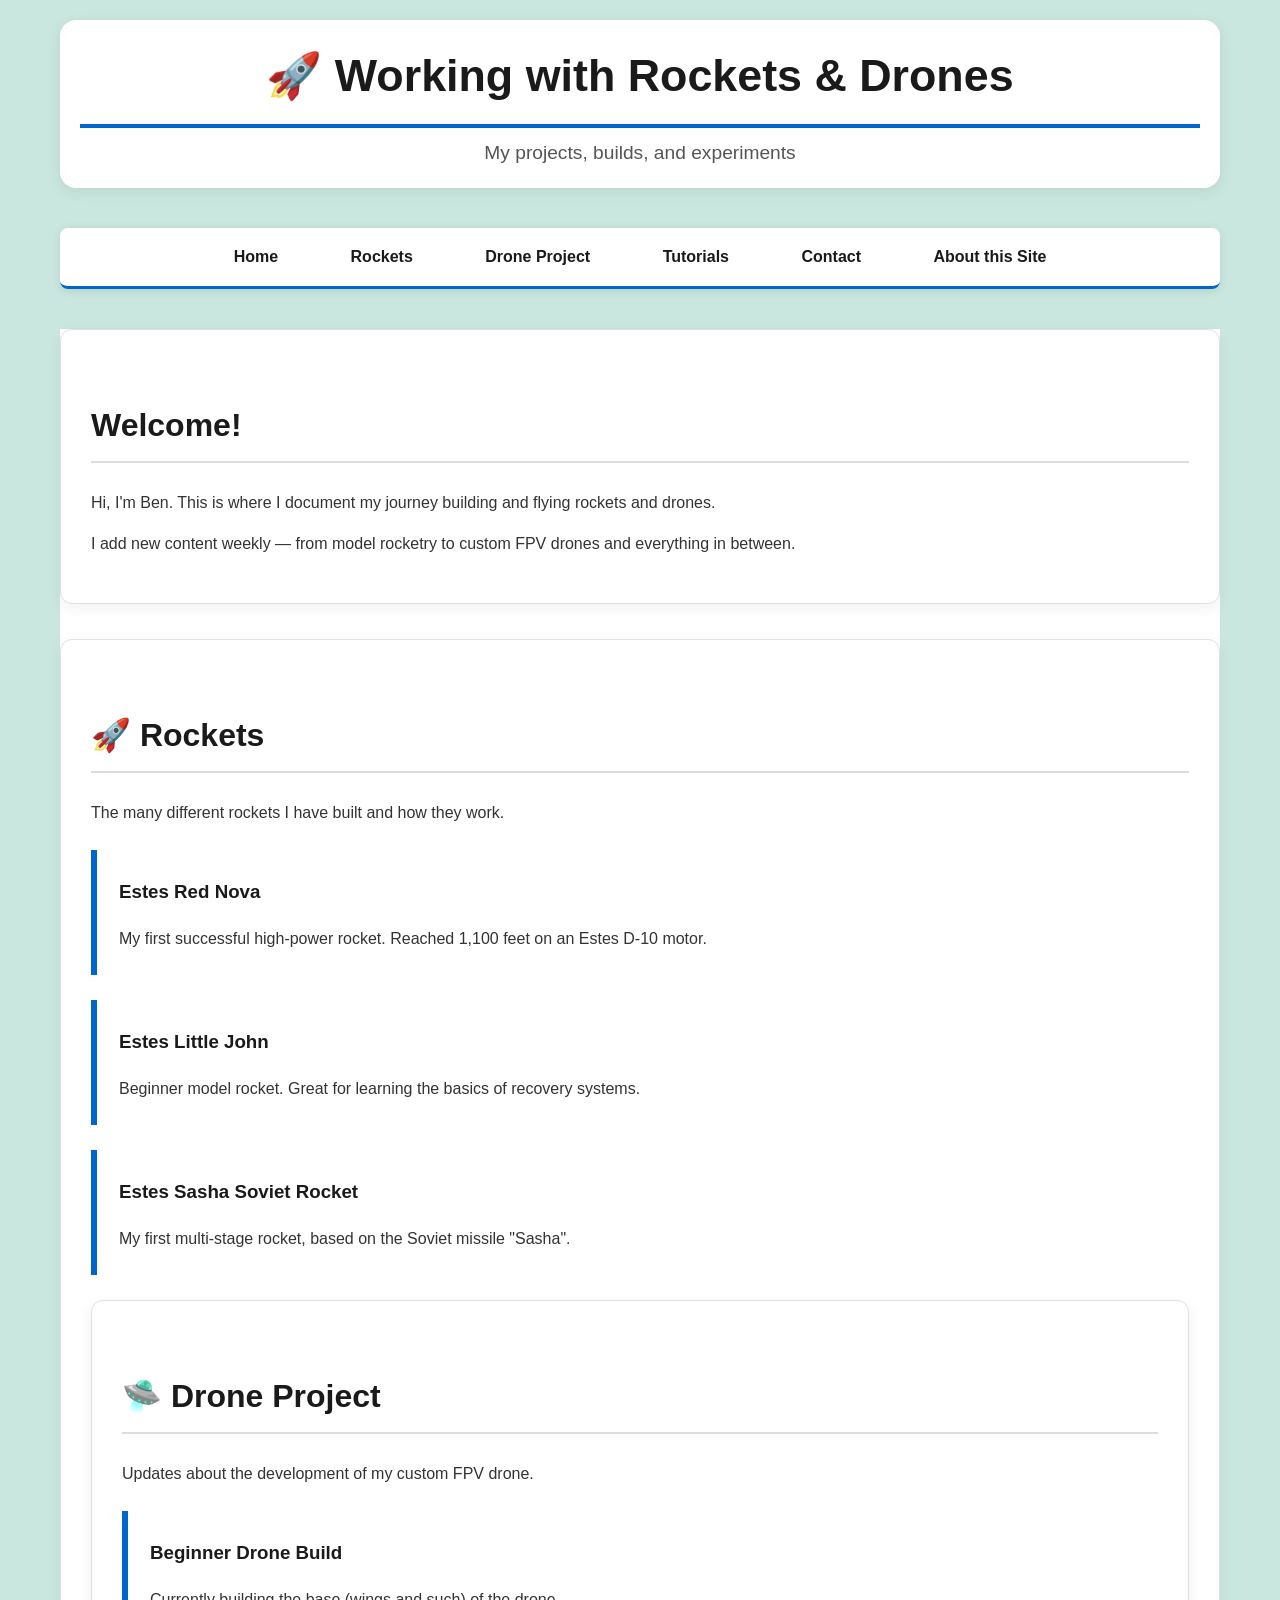
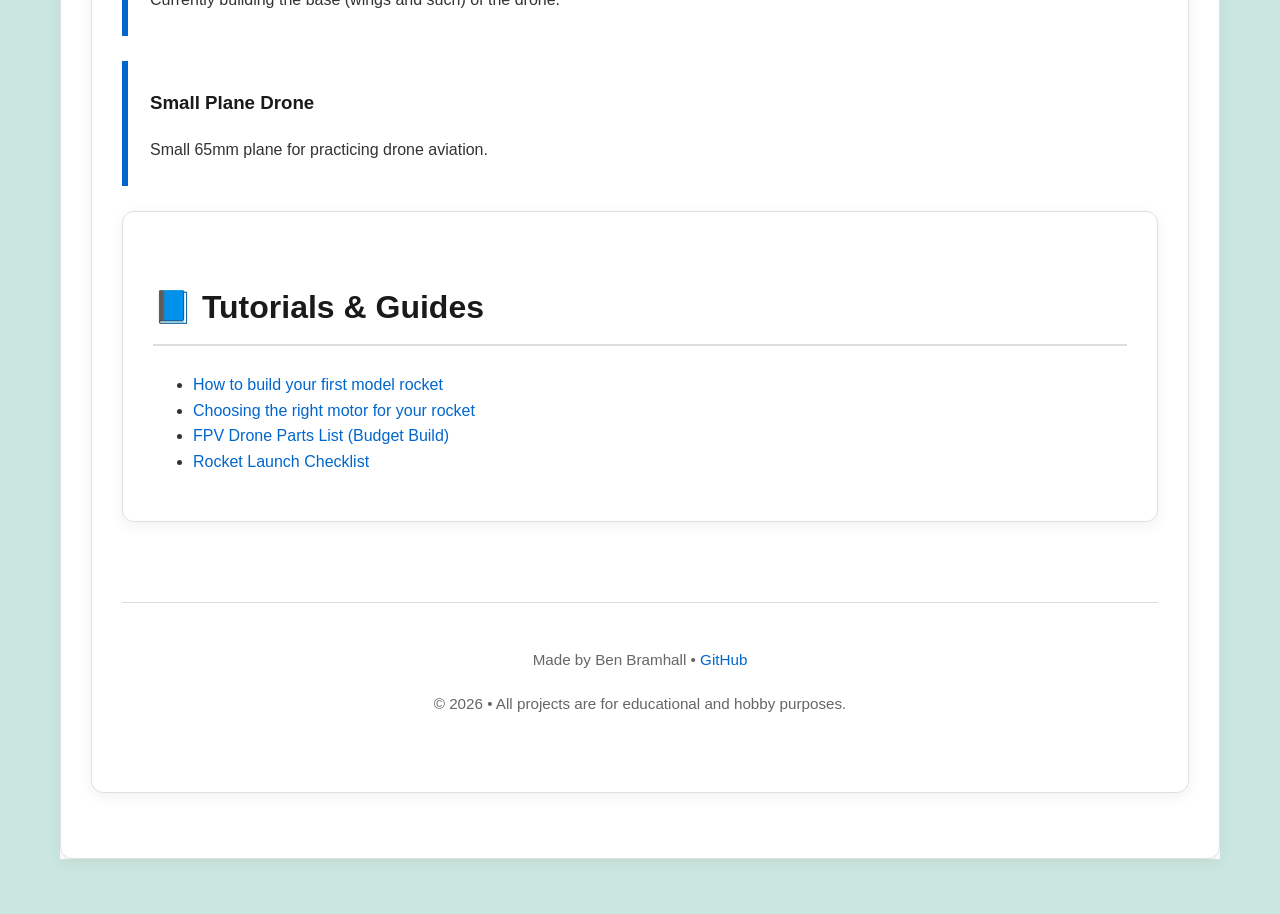
<file: index.html>
<!DOCTYPE html>
<html lang="en">
<head>
    <meta charset="UTF-8">
    <meta name="viewport" content="width=device-width, initial-scale=1.0">
    <title>Working with Rockets</title>
	<link rel="stylesheet" href="styles.css">
    
</head>
<body>

    <div class="header">
        <h1>🚀 Working with Rockets & Drones</h1>
        <p style="font-size:1.2em; color:#555;">My projects, builds, and experiments</p>
    </div>

    <nav>
        <a href="https://benbramhall.github.io/finalwebproject/index.html">Home</a>
        <a href="https://benbramhall.github.io/finalwebproject/myrockets.html">Rockets</a>
        <a href="https://benbramhall.github.io/finalwebproject/droneblogfinal.html">Drone Project</a>
        <a href="https://benbramhall.github.io/finalwebproject/tutorialsfinal.html">Tutorials</a>
        <a href="https://benbramhall.github.io/finalwebproject/contactfinal.html">Contact</a>
		<a href="https://benbramhall.github.io/finalwebproject/aboutfinal.html">About this Site</a>
    </nav>

    <div style="background-color: #FFFFFF;"><div class="section">
        <h2>Welcome!</h2>
        <p>Hi, I'm Ben. This is where I document my journey building and flying rockets and drones.</p>
        <p>I add new content weekly — from model rocketry to custom FPV drones and everything in between.</p>
    </div>

    <!-- Rockets Section -->
    <div style="background-color: #FFFFFF;"><div id="rockets" class="section">
        <h2>🚀 Rockets</h2>
        <p>The many different rockets I have built and how they work.</p>
        
        <div style="background-color: #FFFFFF;"><div class="card">
            <h3>Estes Red Nova</h3>
            <p>My first successful high-power rocket. Reached 1,100 feet on an Estes D-10 motor.</p>
        </div>

        <div style="background-color: #FFFFFF;"><div class="card">
            <h3>Estes Little John</h3>
            <p>Beginner model rocket. Great for learning the basics of recovery systems.</p>
        </div>

        <div style="background-color: #FFFFFF;"><div class="card">
            <h3>Estes Sasha Soviet Rocket</h3>
            <p>My first multi-stage rocket, based on the Soviet missile "Sasha".</p>
        </div>
    </div>

    <!-- Drones Section -->
    <div style="background-color: #FFFFFF;"><div id="drones" class="section">
        <h2>🛸 Drone Project</h2>
        <p>Updates about the development of my custom FPV drone.</p>
        
        <div style="background-color: #FFFFFF;"><div class="card">
            <h3>Beginner Drone Build</h3>
            <p>Currently building the base (wings and such) of the drone.</p>
        </div>

        <div style="background-color: #FFFFFF;"><div class="card">
            <h3>Small Plane Drone</h3>
            <p>Small 65mm plane for practicing drone aviation.</p>
        </div>
    </div>

    <!-- Tutorials -->
    <div style="background-color: #FFFFFF;"><div id="tutorials" class="section">
        <h2>📘 Tutorials & Guides</h2>
        <ul>
            <li><a href="#">How to build your first model rocket</a></li>
            <li><a href="#">Choosing the right motor for your rocket</a></li>
            <li><a href="#">FPV Drone Parts List (Budget Build)</a></li>
            <li><a href="#">Rocket Launch Checklist</a></li>
        </ul>
    </div>

    <footer>
        <p>Made by Ben Bramhall • <a href="https://github.com/benbramhall">GitHub</a></p>
        <p style="margin-top:20px;">© 2026 • All projects are for educational and hobby purposes.</p>
    </footer>

</body>
</html>
</file>
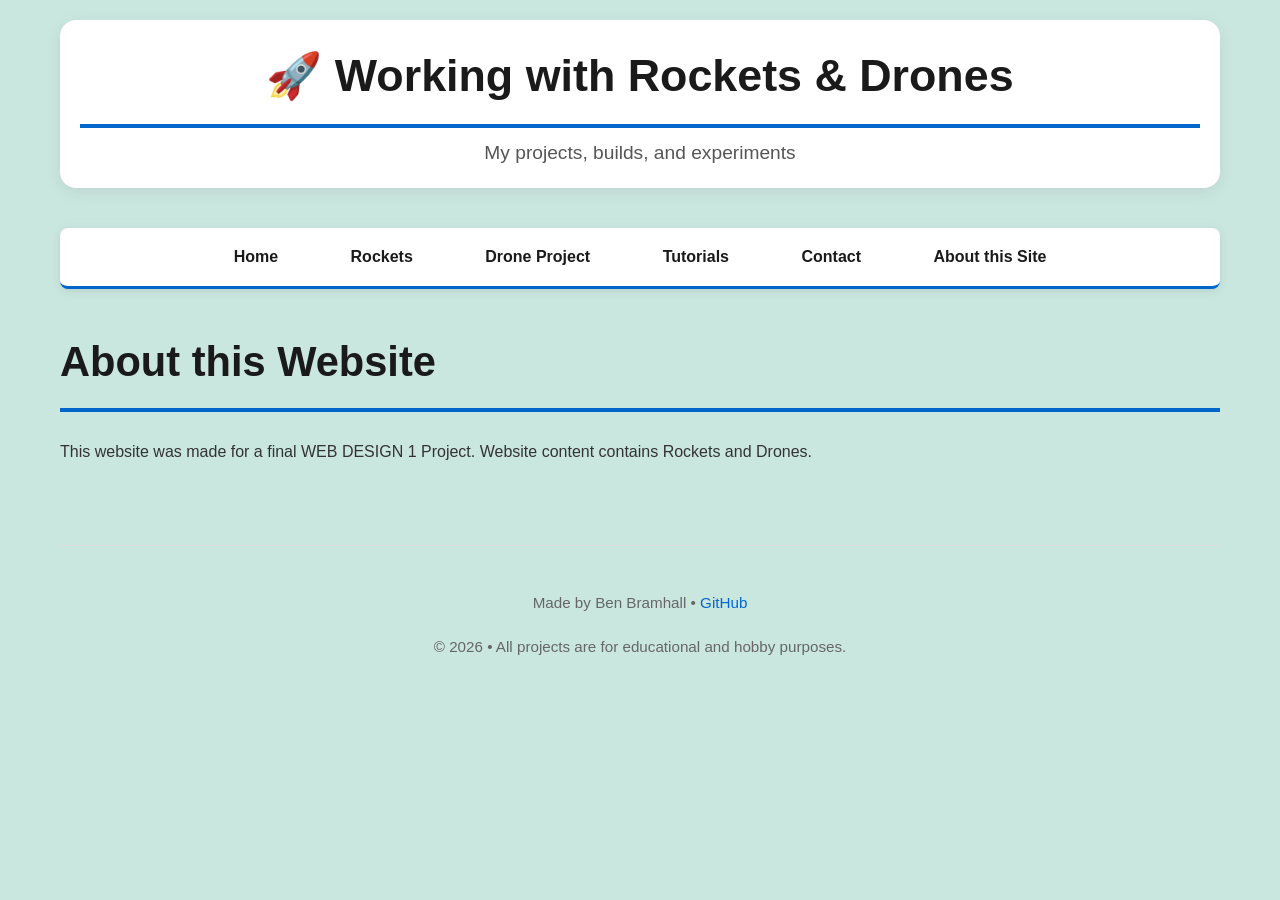
<file: aboutfinal.html>
<!DOCTYPE html>
<html lang="en">
<head>
    <meta charset="UTF-8">
    <meta name="viewport" content="width=device-width, initial-scale=1.0">
    <title>Working with Rockets</title>
    <link rel="stylesheet" href="styles.css">
</head>
<body>

    <div class="header">
        <h1>🚀 Working with Rockets & Drones</h1>
        <p style="font-size:1.2em; color:#555;">My projects, builds, and experiments</p>
    </div>

    <nav>
      <a href="https://benbramhall.github.io/finalwebproject/index.html">Home</a>
        <a href="https://benbramhall.github.io/finalwebproject/myrockets.html">Rockets</a>
        <a href="https://benbramhall.github.io/finalwebproject/droneblogfinal.html">Drone Project</a>
        <a href="https://benbramhall.github.io/finalwebproject/tutorialsfinal.html">Tutorials</a>
        <a href="https://benbramhall.github.io/finalwebproject/contactfinal.html">Contact</a>
		<a href="https://benbramhall.github.io/finalwebproject/aboutfinal.html">About this Site</a>
    </nav>
<h1> About this Website </h1>
<p>This website was made for a final WEB DESIGN 1 Project. Website content contains Rockets and Drones. </p>
<footer>
        <p>Made by Ben Bramhall • <a href="https://github.com/benbramhall">GitHub</a></p>
        <p style="margin-top:20px;">© 2026 • All projects are for educational and hobby purposes.</p>
    </footer>
</file>
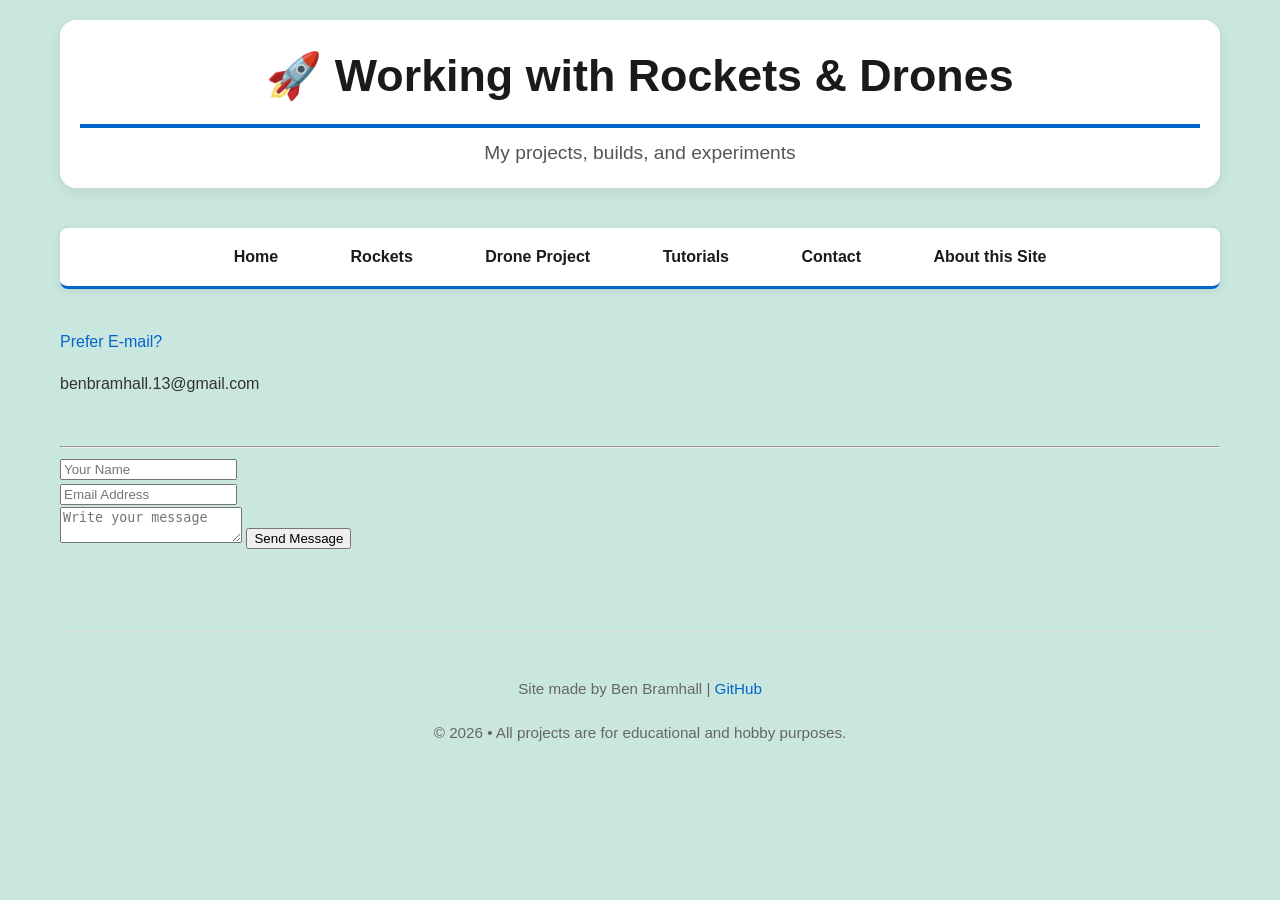
<file: contactfinal.html>
<!DOCTYPE html>
<html lang="en">
<head>
    <meta charset="UTF-8">
    <meta name="viewport" content="width=device-width, initial-scale=1.0">
    <title>Contact - Working with Rockets</title>
    <link rel="stylesheet" href="styles.css">

<style>

<h1>Contact Us</h1>
.my-button {
    	background-color: black;
    	color: white;
    	padding: 10px 20px;
    	border: none;
    	border-radius: 5px;
    	cursor: pointer;
    	text-decoration: none;
    	transition: background 0.2s;
  	}
  	.my-button:hover {
    	background-color: grey;
	}
</style>
<div class="header">
        	<h1>🚀 Working with Rockets & Drones</h1>
        	<p style="font-size:1.2em; color:#555;">My projects, builds, and experiments</p>
    	</div>

    <nav>
        <a href="https://benbramhall.github.io/finalwebproject/index.html">Home</a>
        <a href="https://benbramhall.github.io/finalwebproject/myrockets.html">Rockets</a>
        <a href="https://benbramhall.github.io/finalwebproject/droneblogfinal.html">Drone Project</a>
        <a href="https://benbramhall.github.io/finalwebproject/tutorialsfinal.html">Tutorials</a>
        <a href="https://benbramhall.github.io/finalwebproject/contactfinal.html">Contact</a>
		<a href="https://benbramhall.github.io/finalwebproject/aboutfinal.html">About this Site</a>
    </nav>

<a href="mailto:benbramhall.13@://gmail.com" class="my-button">
  Prefer E-mail?
</a> <p>benbramhall.13@gmail.com</p>
<br>



<hr> </button>
<form action="https://formsubmit.co/benbramhall.13@gmail.com" method="POST">
  <input type="text" name="name" placeholder="Your Name" required><br>
  <input type="email" name="email" placeholder="Email Address" required><br>
  <textarea name="message" placeholder="Write your message" required></textarea>
  <button type="submit" class="my-button"
        <p style="margin-top:20px;"button">Send Message</button>
</form>

<div class="footer">
<footer>
<p>Site made by Ben Bramhall | <a href="https://github.com/benbramhall">GitHub</a></p>
        <p style="margin-top:20px;">© 2026 • All projects are for educational and hobby purposes.</p> </footer>
</file>
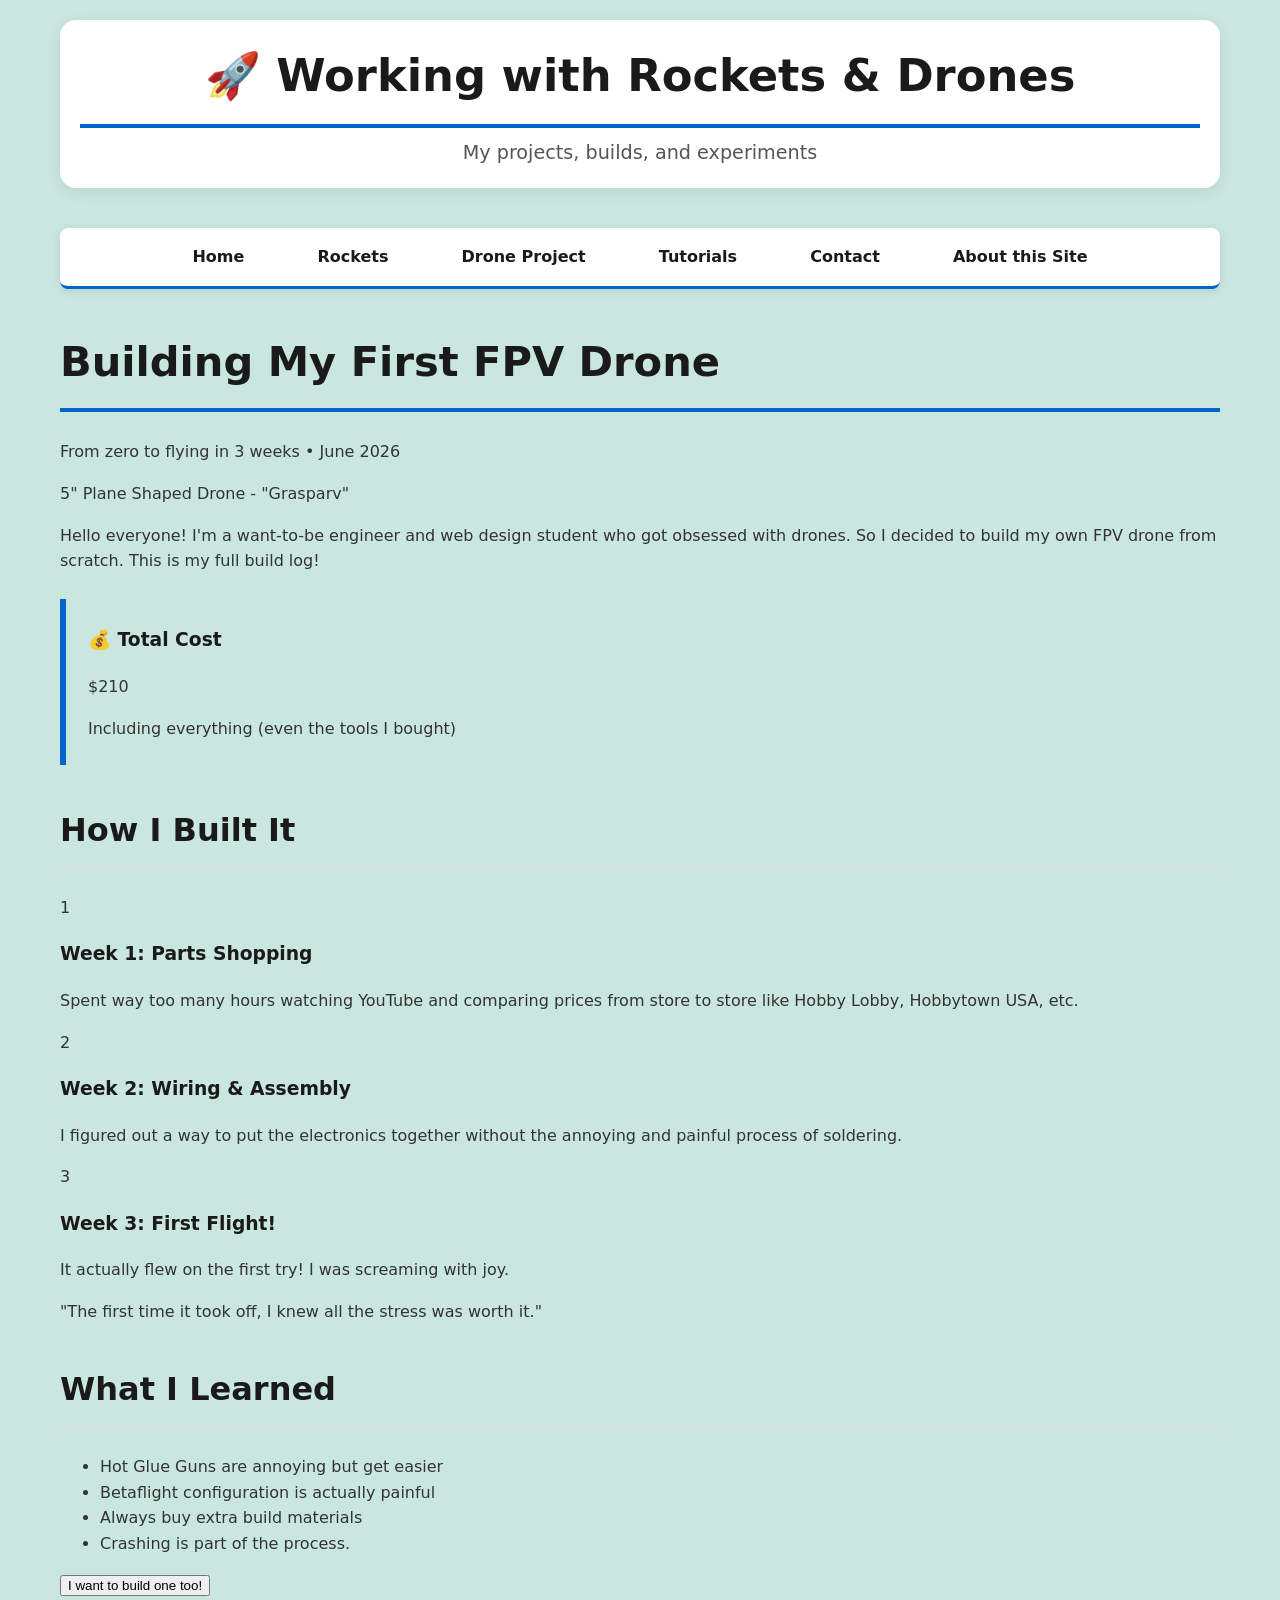
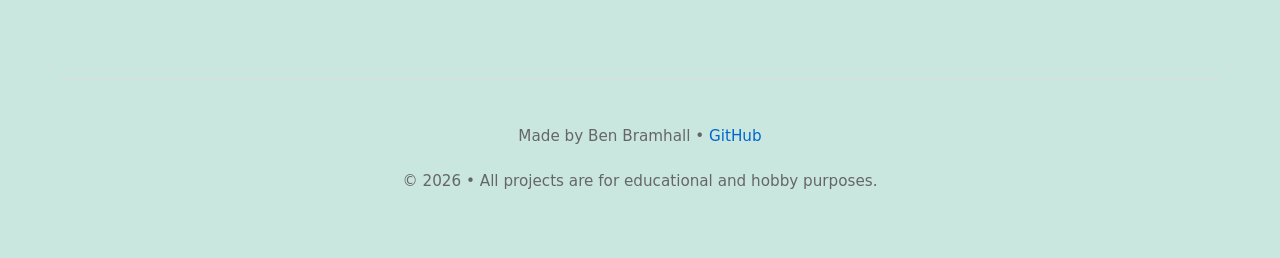
<file: droneblogfinal.html>
<!DOCTYPE html>
<html lang="en">
<head>
    <meta charset="UTF-8">
    <meta name="viewport" content="width=device-width, initial-scale=1.0">
    <title>Working with Rockets</title>
	<link rel="stylesheet" href="styles.css">
    
</head>
<body>

    <div class="header">
        <h1>🚀 Working with Rockets & Drones</h1>
        <p style="font-size:1.2em; color:#555;">My projects, builds, and experiments</p>
    </div>

    <nav>
        <a href="https://benbramhall.github.io/finalwebproject/index.html">Home</a>
        <a href="https://benbramhall.github.io/finalwebproject/myrockets.html">Rockets</a>
        <a href="https://benbramhall.github.io/finalwebproject/droneblogfinal.html">Drone Project</a>
        <a href="https://benbramhall.github.io/finalwebproject/tutorialsfinal.html">Tutorials</a>
        <a href="https://benbramhall.github.io/finalwebproject/contactfinal.html">Contact</a>
		<a href="https://benbramhall.github.io/finalwebproject/aboutfinal.html">About this Site</a>
    </nav>

    <link rel="stylesheet" href="https://cdnjs.cloudflare.com/ajax/libs/font-awesome/6.5.1/css/all.min.css">
    <style>
        body {
            font-family: 'Segoe UI', system-ui, sans-serif;
        }
        .hero {
            background: linear-gradient(rgba(0,0,0,0.5), rgba(0,0,0,0.6)), 
                       
            background-size: cover;
            background-position: center;
        }
        
        .card {
            transition: all 0.3s ease;
        }
        .card:hover {
            transform: translateY(-8px);
            box-shadow: 0 20px 25px -5px rgb(0 0 0 / 0.1);
        }
    </style>
</head>
<body class="bg-zinc-950 text-zinc-100">
    </nav>

    <main class="max-w-4xl mx-auto px-6 py-10">

        <h1 class="text-4xl font-bold text-center mb-2">Building My First FPV Drone</h1>
        <p class="text-center text-zinc-400 mb-10">From zero to flying in 3 weeks • June 2026</p>

        <!-- Hero Image -->
        <div class="hero h-96 rounded-3xl mb-12 flex items-end p-8">
            <div class="bg-black/60 px-6 py-3 rounded-2xl backdrop-blur-md">
                <p class="text-sm font-medium">5" Plane Shaped Drone - "Grasparv"</p>
            </div>
        </div>

        <div class="prose prose-invert max-w-none">
            <p class="text-lg leading-relaxed text-zinc-300">
                Hello everyone! I'm a want-to-be engineer and web design student who got obsessed with drones. 
                So I decided to build my own FPV drone from scratch. This is my full build log!
            </p>

                </div>

                <!-- Cost -->
                <div class="bg-zinc-900 p-8 rounded-3xl card">
                    <h3 class="text-xl font-semibold mb-6">💰 Total Cost</h3>
                    <div class="text-5xl font-bold text-sky-400 mb-2">$210</div>
                    <p class="text-sm text-zinc-400">Including everything (even the tools I bought)</p>
                </div>
            </div>

            <h2 class="text-3xl font-bold mt-16 mb-6">How I Built It</h2>
            
            <div class="space-y-10">
                <div class="flex gap-6">
                    <div class="w-12 h-12 bg-sky-500/10 text-sky-400 rounded-2xl flex items-center justify-center text-2xl flex-shrink-0">1</div>
                    <div>
                        <h3 class="text-xl font-semibold">Week 1: Parts Shopping</h3>
                        <p class="text-zinc-400">Spent way too many hours watching YouTube and comparing prices from store to store like Hobby Lobby, Hobbytown USA, etc.</p>
                    </div>
                </div>

                <div class="flex gap-6">
                    <div class="w-12 h-12 bg-sky-500/10 text-sky-400 rounded-2xl flex items-center justify-center text-2xl flex-shrink-0">2</div>
                    <div>
                        <h3 class="text-xl font-semibold">Week 2: Wiring &amp; Assembly</h3>
                        <p class="text-zinc-400">I figured out a way to put the electronics together without the annoying and painful process of soldering.</p>
                    </div>
                </div>

                <div class="flex gap-6">
                    <div class="w-12 h-12 bg-sky-500/10 text-sky-400 rounded-2xl flex items-center justify-center text-2xl flex-shrink-0">3</div>
                    <div>
                        <h3 class="text-xl font-semibold">Week 3: First Flight!</h3>
                        <p class="text-zinc-400">It actually flew on the first try! I was screaming with joy.</p>
                    </div>
                </div>
            </div>

            <div class="my-16 bg-gradient-to-br from-sky-900 to-indigo-900 p-10 rounded-3xl text-center">
                <p class="text-2xl italic">"The first time it took off, I knew all the stress was worth it."</p>
            </div>

            <h2 class="text-3xl font-bold mt-12 mb-8">What I Learned</h2>
            <ul class="list-disc pl-6 space-y-3 text-lg text-zinc-300">
                <li>Hot Glue Guns are annoying but get easier</li>
                <li>Betaflight configuration is actually painful</li>
                <li>Always buy extra build materials</li>
                <li>Crashing is part of the process.</li>
            </ul>

            <div class="mt-20 text-center">
                <button onclick="alert('Thanks for checking out my drone project! ✈️')" 
                        class="bg-white text-black font-semibold px-10 py-4 rounded-2xl hover:bg-sky-400 hover:text-white transition text-lg">
                    I want to build one too!
                </button>
            </div>
        </div>
    </main>

    <footer>
        <p>Made by Ben Bramhall • <a href="https://github.com/benbramhall">GitHub</a></p>
        <p style="margin-top:20px;">© 2026 • All projects are for educational and hobby purposes.</p>
    </footer>

</body>
</html>
</file>
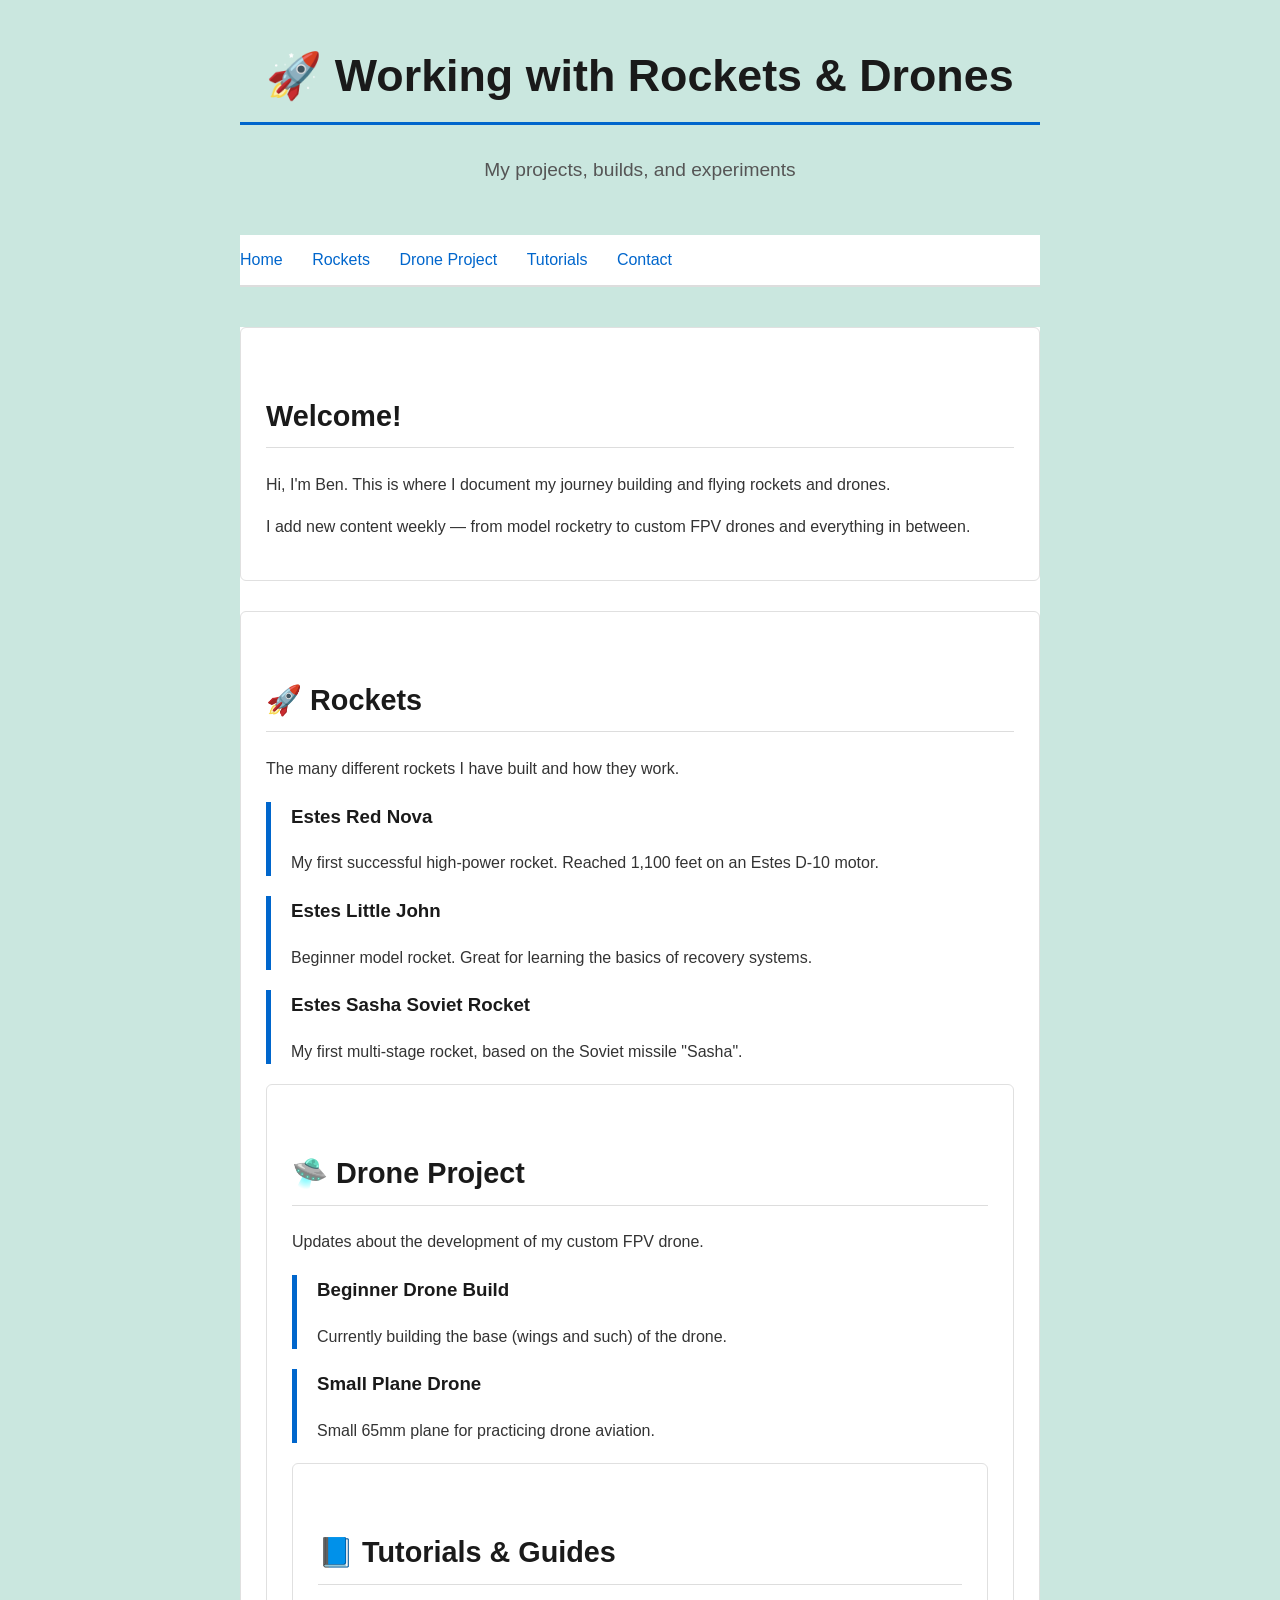
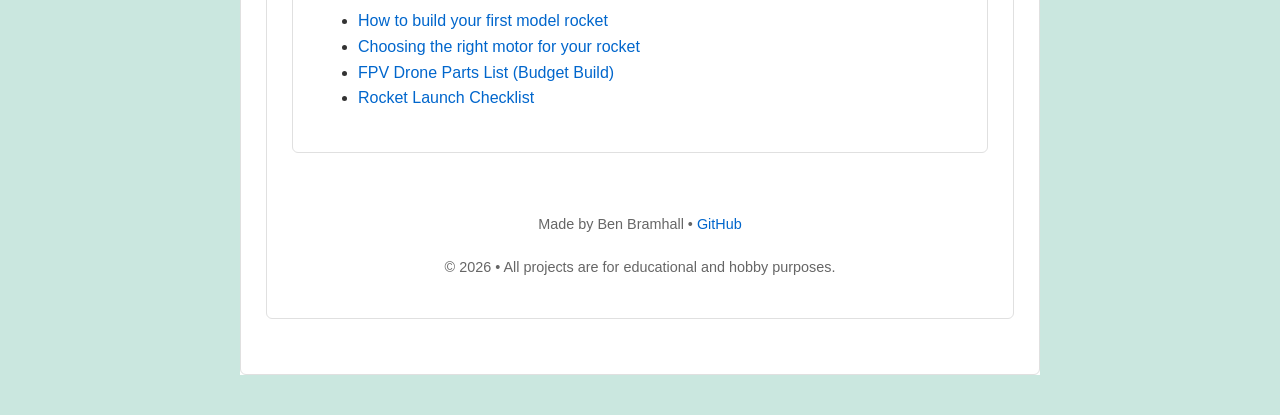
<file: home1final.html>
<!DOCTYPE html>
<html lang="en">
<head>
    <meta charset="UTF-8">
    <meta name="viewport" content="width=device-width, initial-scale=1.0">
    <title>Working with Rockets</title>
    <style>
        body {
            font-family: -apple-system, BlinkMacSystemFont, "Segoe UI", Roboto, sans-serif;
            max-width: 800px;
            margin: 40px auto;
            padding: 0 20px;
            line-height: 1.6;
            color: #333;
            background: #CAE7DF;
        }
        h1, h2, h3 {
            color: #1a1a1a;
        }
        h1 {
            font-size: 2.8em;
            border-bottom: 3px solid #0066cc;
            padding-bottom: 10px;
        }
        h2 {
            font-size: 1.8em;
            margin-top: 40px;
            border-bottom: 1px solid #ddd;
            padding-bottom: 8px;
        }
        a {
            color: #0066cc;
            text-decoration: none;
        }
        a:hover {
            text-decoration: underline;
        }
        .header {
            text-align: center;
            margin-bottom: 50px;
	    border-radius: 20px;	
        }
        .emoji {
            font-size: 1.4em;
        }
        .section {
            background: white;
            padding: 25px;
            border-radius: 6px;
            border: 1px solid #e0e0e0;
            margin-bottom: 30px;
        }
        .card {
            border-left: 5px solid #0066cc;
            padding-left: 20px;
            margin: 20px 0;
        }
        footer {
            text-align: center;
            margin-top: 60px;
            color: #666;
            font-size: 0.9em;
        }
        nav {
            background: #fff;
            padding: 12px 0;
            border-bottom: 2px solid #ddd;
            margin-bottom: 40px;
        }
        nav a {
            margin-right: 25px;
            font-weight: 500;
        }
    </style>
</head>
<body>

    <div class="header">
        <h1>🚀 Working with Rockets & Drones</h1>
        <p style="font-size:1.2em; color:#555;">My projects, builds, and experiments</p>
    </div>

    <nav>
        <a href="#">Home</a>
        <a href="#rockets">Rockets</a>
        <a href="#drones">Drone Project</a>
        <a href="#tutorials">Tutorials</a>
        <a href="#">Contact</a>
    </nav>

    <div style="background-color: #FFFFFF;"><div class="section">
        <h2>Welcome!</h2>
        <p>Hi, I'm Ben. This is where I document my journey building and flying rockets and drones.</p>
        <p>I add new content weekly — from model rocketry to custom FPV drones and everything in between.</p>
    </div>

    <!-- Rockets Section -->
    <div style="background-color: #FFFFFF;"><div id="rockets" class="section">
        <h2>🚀 Rockets</h2>
        <p>The many different rockets I have built and how they work.</p>
        
        <div style="background-color: #FFFFFF;"><div class="card">
            <h3>Estes Red Nova</h3>
            <p>My first successful high-power rocket. Reached 1,100 feet on an Estes D-10 motor.</p>
        </div>

        <div style="background-color: #FFFFFF;"><div class="card">
            <h3>Estes Little John</h3>
            <p>Beginner model rocket. Great for learning the basics of recovery systems.</p>
        </div>

        <div style="background-color: #FFFFFF;"><div class="card">
            <h3>Estes Sasha Soviet Rocket</h3>
            <p>My first multi-stage rocket, based on the Soviet missile "Sasha".</p>
        </div>
    </div>

    <!-- Drones Section -->
    <div style="background-color: #FFFFFF;"><div id="drones" class="section">
        <h2>🛸 Drone Project</h2>
        <p>Updates about the development of my custom FPV drone.</p>
        
        <div style="background-color: #FFFFFF;"><div class="card">
            <h3>Beginner Drone Build</h3>
            <p>Currently building the base (wings and such) of the drone.</p>
        </div>

        <div style="background-color: #FFFFFF;"><div class="card">
            <h3>Small Plane Drone</h3>
            <p>Small 65mm plane for practicing drone aviation.</p>
        </div>
    </div>

    <!-- Tutorials -->
    <div style="background-color: #FFFFFF;"><div id="tutorials" class="section">
        <h2>📘 Tutorials & Guides</h2>
        <ul>
            <li><a href="#">How to build your first model rocket</a></li>
            <li><a href="#">Choosing the right motor for your rocket</a></li>
            <li><a href="#">FPV Drone Parts List (Budget Build)</a></li>
            <li><a href="#">Rocket Launch Checklist</a></li>
        </ul>
    </div>

    <footer>
        <p>Made by Ben Bramhall • <a href="https://github.com/benbramhall">GitHub</a></p>
        <p style="margin-top:20px;">© 2026 • All projects are for educational and hobby purposes.</p>
    </footer>

</body>
</html>
</file>
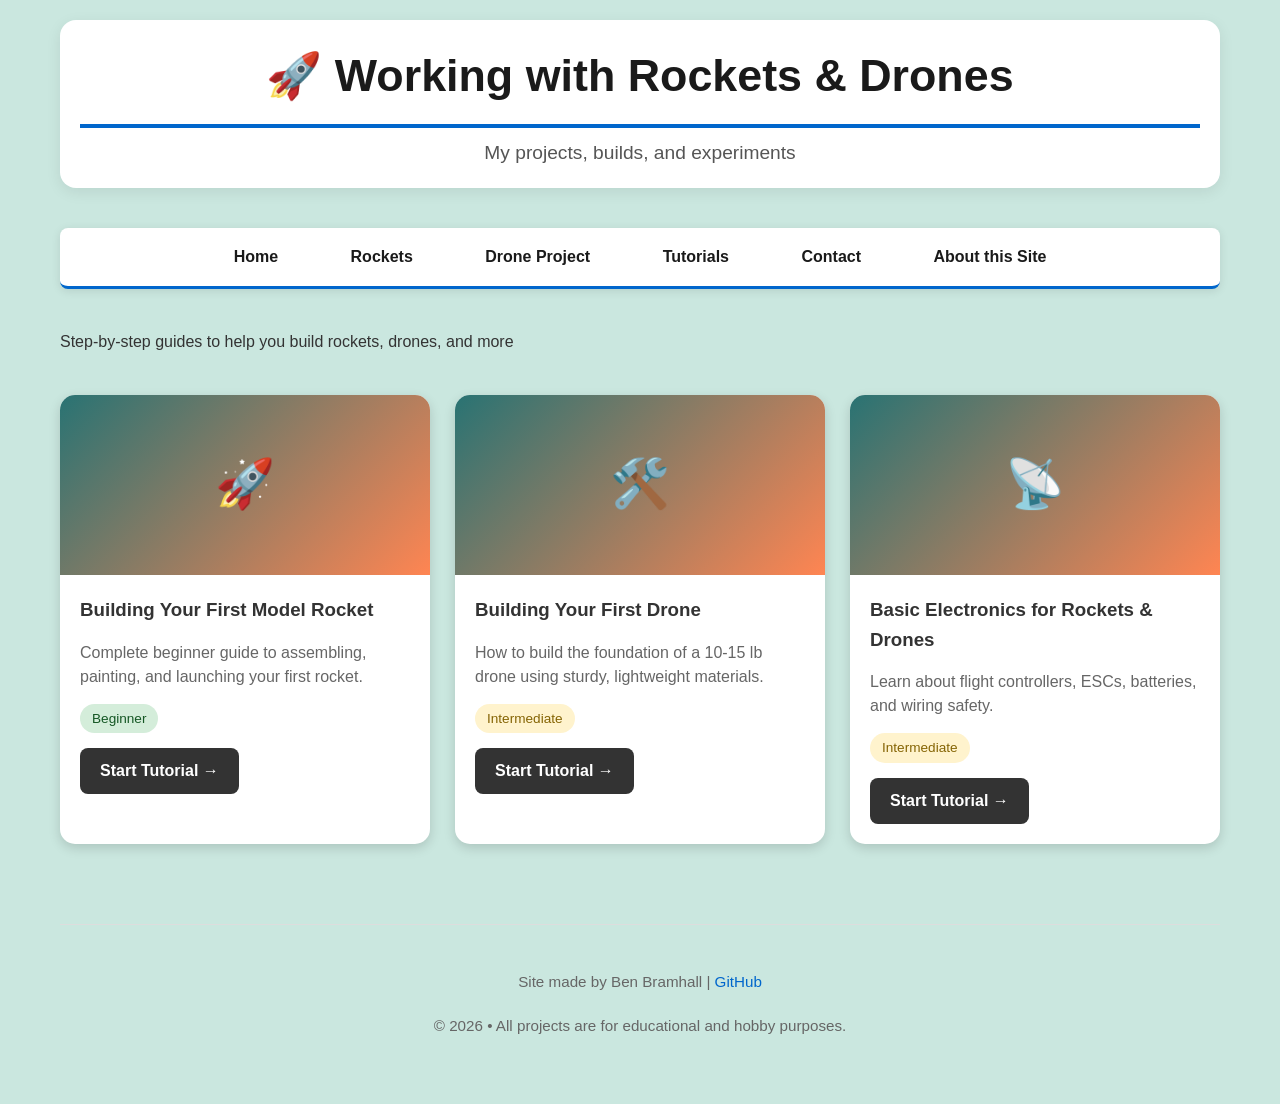
<file: tutorialsfinal.html>
<!DOCTYPE html>
<html lang="en">
<head>
    <meta charset="UTF-8">
    <meta name="viewport" content="width=device-width, initial-scale=1.0">
    <title>Working with Rockets</title>
    <link rel="stylesheet" href="styles.css">

    
</head>
<body>

    <div class="header">
        <h1>🚀 Working with Rockets & Drones</h1>
        <p style="font-size:1.2em; color:#555;">My projects, builds, and experiments</p>
    </div>

    <nav>
        <a href="https://benbramhall.github.io/finalwebproject/index.html">Home</a>
        <a href="https://benbramhall.github.io/finalwebproject/myrockets.html">Rockets</a>
        <a href="https://benbramhall.github.io/finalwebproject/droneblogfinal.html">Drone Project</a>
        <a href="https://benbramhall.github.io/finalwebproject/tutorialsfinal.html">Tutorials</a>
        <a href="https://benbramhall.github.io/finalwebproject/contactfinal.html">Contact</a>
		<a href="https://benbramhall.github.io/finalwebproject/aboutfinal.html">About this Site</a>
    </nav>

	</head>
<body>


    
    <p class="subtitle">Step-by-step guides to help you build rockets, drones, and more</p>

    <!-- Tutorial Cards -->
    <div class="tutorials-grid">

        <div class="tutorial-card">
            <div class="card-image">🚀</div>
            <div class="card-content">
                <h3>Building Your First Model Rocket</h3>
                <p>Complete beginner guide to assembling, painting, and launching your first rocket.</p>
                <div class="meta">
                    <span class="difficulty beginner">Beginner</span>
                    
                </div>
                <a href="#" class="btn">Start Tutorial →</a>
            </div>
        </div>

        <div class="tutorial-card">
            <div class="card-image">🛠️</div>
            <div class="card-content">
                <h3>Building Your First Drone</h3>
                <p>How to build the foundation of a 10-15 lb drone using sturdy, lightweight materials.</p>
                <div class="meta">
                    <span class="difficulty intermediate">Intermediate</span>
                    
                </div>
                <a href="#" class="btn">Start Tutorial →</a>
            </div>
        </div>

        <div class="tutorial-card">
            <div class="card-image">📡</div>
            <div class="card-content">
                <h3>Basic Electronics for Rockets & Drones</h3>
                <p>Learn about flight controllers, ESCs, batteries, and wiring safety.</p>
                <div class="meta">
                    <span class="difficulty intermediate">Intermediate</span>
                    
                </div>
                <a href="#" class="btn">Start Tutorial →</a>
            </div>
        </div>

        <!-- Add more cards here as needed -->

    </div>
<div class="footer">
<footer>
<p>Site made by Ben Bramhall | <a href="https://github.com/benbramhall">GitHub</a></p>
        <p style="margin-top:20px;">© 2026 • All projects are for educational and hobby purposes.</p> </footer>

</body>
</html>
</file>
<file: styles.css>
/* styles.css - Unified stylesheet for Working with Rockets & Drones */

:root {
    --primary: #0066cc;
    --accent: #1a1a1a;
    --bg-light: #CAE7DF;
    --card-bg: #ffffff;
    --text: #333;
    --text-light: #666;
}

* {
    box-sizing: border-box;
}

body {
    font-family: -apple-system, BlinkMacSystemFont, "Segoe UI", Roboto, Oxygen, Ubuntu, Cantarell, sans-serif;
    max-width: 1200px;
    margin: 0 auto;
    padding: 20px;
    line-height: 1.6;
    color: var(--text);
    background: var(--bg-light);
    min-height: 100vh;
}

/* Header */
.header {
    text-align: center;
    margin-bottom: 40px;
    padding: 20px;
    background: var(--card-bg);
    border-radius: 16px;
    box-shadow: 0 4px 15px rgba(0, 0, 0, 0.08);
}

.header h1 {
    font-size: 2.8rem;
    margin: 0 0 10px 0;
    color: var(--accent);
}

.header p {
    font-size: 1.25rem;
    color: #555;
    margin: 0;
}

/* Navigation */
nav {
    background: white;
    padding: 16px 0;
    border-bottom: 3px solid var(--primary);
    margin-bottom: 40px;
    border-radius: 8px;
    box-shadow: 0 2px 10px rgba(0, 0, 0, 0.1);
    text-align: center;
}

nav a {
    color: var(--accent);
    text-decoration: none;
    font-weight: 600;
    margin: 0 18px;
    padding: 8px 16px;
    border-radius: 6px;
    transition: all 0.3s ease;
}

nav a:hover {
    background: var(--primary);
    color: white;
}

/* Sections & Cards */
.section {
    background: var(--card-bg);
    padding: 30px;
    border-radius: 12px;
    border: 1px solid #e0e0e0;
    margin-bottom: 35px;
    box-shadow: 0 4px 15px rgba(0, 0, 0, 0.06);
}

.card {
    border-left: 6px solid var(--primary);
    padding-left: 22px;
    margin: 25px 0;
    padding-top: 8px;
    padding-bottom: 8px;
}

/* Headings */
h1, h2, h3 {
    color: var(--accent);
}

h1 {
    font-size: 2.6rem;
    border-bottom: 4px solid var(--primary);
    padding-bottom: 12px;
}

h2 {
    font-size: 2rem;
    margin-top: 40px;
    border-bottom: 2px solid #ddd;
    padding-bottom: 10px;
}

/* Tutorial Specific Styles */
.tutorials-grid {
    display: grid;
    grid-template-columns: repeat(auto-fit, minmax(320px, 1fr));
    gap: 25px;
    margin: 40px 0;
}

.tutorial-card {
    background: white;
    border-radius: 15px;
    overflow: hidden;
    box-shadow: 0 4px 12px rgba(0, 0, 0, 0.15);
    transition: transform 0.3s, box-shadow 0.3s;
}

.tutorial-card:hover {
    transform: translateY(-8px);
    box-shadow: 0 10px 20px rgba(0, 0, 0, 0.2);
}

.card-image {
    height: 180px;
    background: linear-gradient(135deg, #297373, #FF8552);
    display: flex;
    align-items: center;
    justify-content: center;
    color: white;
    font-size: 3rem;
}

.card-content {
    padding: 20px;
}

.card-content h3 {
    margin: 0 0 10px 0;
    color: #333;
}

.card-content p {
    color: #666;
    line-height: 1.5;
    margin-bottom: 15px;
}

.meta {
    display: flex;
    justify-content: space-between;
    font-size: 0.9rem;
    color: #888;
    align-items: center;
}

.difficulty {
    padding: 4px 12px;
    border-radius: 20px;
    font-size: 0.85rem;
    font-weight: 500;
}

.beginner { background: #d4edda; color: #155724; }
.intermediate { background: #fff3cd; color: #856404; }
.advanced { background: #f8d7da; color: #721c24; }

.btn {
    display: inline-block;
    margin-top: 15px;
    padding: 10px 20px;
    background-color: #333;
    color: white;
    text-decoration: none;
    border-radius: 8px;
    font-weight: bold;
    transition: background 0.3s;
}

.btn:hover {
    background-color: #111;
}

/* Gallery (for myrockets.html) */
.gallery {
    display: grid;
    grid-template-columns: repeat(auto-fit, minmax(280px, 1fr));
    gap: 25px;
    margin: 40px 0;
}

.gallery-item {
    background: white;
    border-radius: 12px;
    overflow: hidden;
    box-shadow: 0 6px 20px rgba(0, 0, 0, 0.1);
    transition: all 0.3s ease;
}

.gallery-item:hover {
    transform: translateY(-10px);
    box-shadow: 0 20px 35px rgba(0, 0, 0, 0.15);
}

.gallery-item img {
    width: 100%;
    height: 240px;
    object-fit: cover;
    display: block;
}

.gallery-item .caption {
    padding: 18px;
    text-align: center;
    font-size: 1.1rem;
    font-weight: 500;
    color: var(--accent);
}

/* Links */
a {
    color: var(--primary);
    text-decoration: none;
}

a:hover {
    text-decoration: underline;
}

/* Footer */
footer {
    text-align: center;
    margin-top: 80px;
    padding: 30px 20px;
    color: var(--text-light);
    font-size: 0.95rem;
    border-top: 1px solid #ddd;
}

/* Responsive */
@media (max-width: 768px) {
    body {
        padding: 15px;
    }
    
    .header h1 {
        font-size: 2.2rem;
    }
    
    nav a {
        margin: 8px 10px;
        display: inline-block;
    }
    
    .tutorials-grid {
        grid-template-columns: 1fr;
    }
}
</file>
